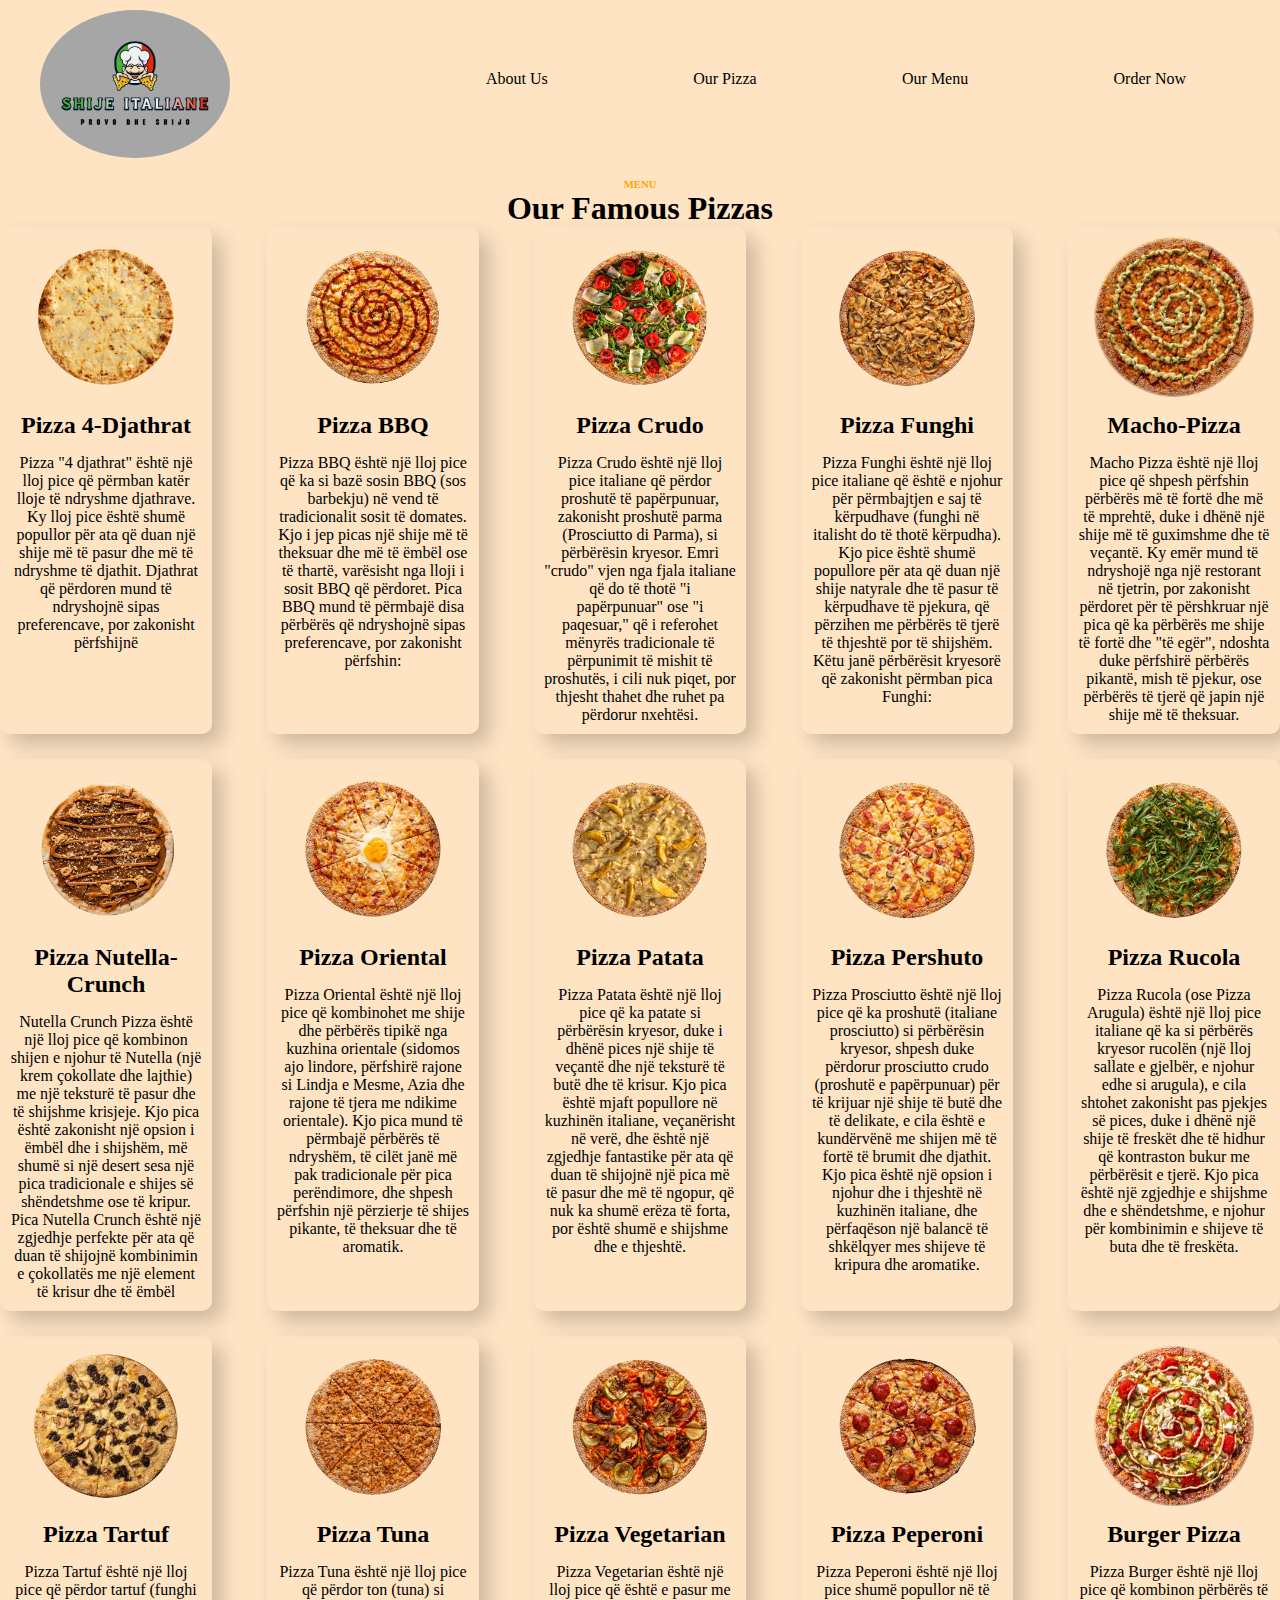
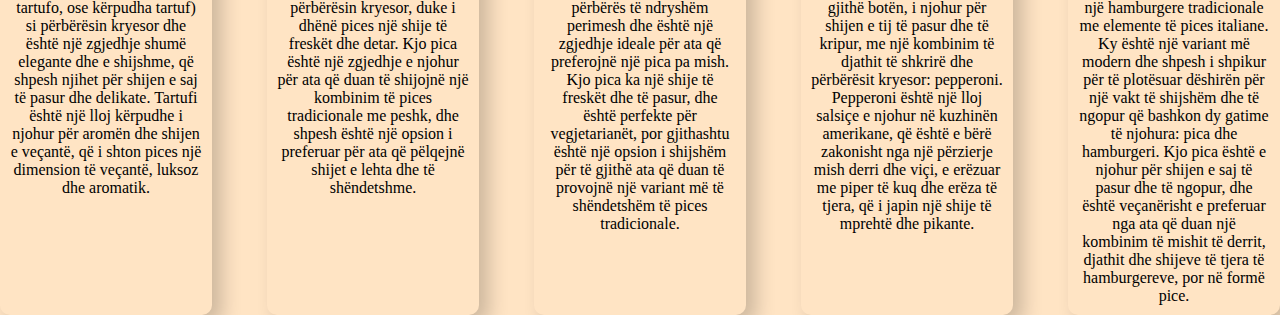
<file: index.html>
<!DOCTYPE html>
<html lang="en">
<head>
    <meta charset="UTF-8">
    <meta name="viewport" content="width=device-width, initial-scale=1.0">
    <title>Document</title>
    <link rel="stylesheet" href="./styles/index.css">
</head>
<body>
<header class="faqja1">
    <img class="Logo" src="./images/logo.PNG" alt="">
 <nav>
    <a class="nav-links" href="./pages/About Us.html">About Us</a>
    <a class="nav-links" href="./pages/Our Pizza.html">Our Pizza</a>
    <a class="nav-links" href="./pages/Our Menu.html">Our Menu</a>
    <a class="nav-links" href="./pages/Order Now.html">Order Now</a>
</header>
</nav>
<header class="pizzatekst">
    <h6 class="teksti4">MENU</h6>
    <h1 class="teksti5">Our Famous Pizzas</h1>
        <div class="items">
            <div class="pizza">
                <img class="Foto" src="images/4-djathrat-.webp" alt="">
                <h2 class="Products">Pizza 4-Djathrat</h2>
                <p>
                    Pizza "4 djathrat" është një lloj pice që përmban katër lloje të ndryshme djathrave. Ky lloj pice është shumë popullor për ata që duan një shije më të pasur dhe më të ndryshme të djathit. Djathrat që përdoren mund të ndryshojnë sipas preferencave, por zakonisht përfshijnë</p>
            </div>
            <div class="pizza">
                <img class="Foto" src="images/BBQ.webp" alt="">
                <h2 class="Products">Pizza BBQ</h2>
                <p>
                    Pizza BBQ është një lloj pice që ka si bazë sosin BBQ (sos barbekju) në vend të tradicionalit sosit të domates. Kjo i jep picas një shije më të theksuar dhe më të ëmbël ose të thartë, varësisht nga lloji i sosit BBQ që përdoret. Pica BBQ mund të përmbajë disa përbërës që ndryshojnë sipas preferencave, por zakonisht përfshin:</p>
            </div>
            <div class="pizza">
                <img class="Foto" src="images/crudo-copy.webp" alt="">
                <h2 class="Products">Pizza Crudo</h2>
                <p>Pizza Crudo është një lloj pice italiane që përdor proshutë të papërpunuar, zakonisht proshutë parma (Prosciutto di Parma), si përbërësin kryesor. Emri "crudo" vjen nga fjala italiane që do të thotë "i papërpunuar" ose "i paqesuar," që i referohet mënyrës tradicionale të përpunimit të mishit të proshutës, i cili nuk piqet, por thjesht thahet dhe ruhet pa përdorur nxehtësi.</p>
            </div>
            <div class="pizza">
                <img class="Foto" src="images/Funghi.webp" alt="">
                <h2 class="Products">Pizza Funghi</h2>
                <p>
                    Pizza Funghi është një lloj pice italiane që është e njohur për përmbajtjen e saj të kërpudhave (funghi në italisht do të thotë kërpudha). Kjo pice është shumë popullore për ata që duan një shije natyrale dhe të pasur të kërpudhave të pjekura, që përzihen me përbërës të tjerë të thjeshtë por të shijshëm. Këtu janë përbërësit kryesorë që zakonisht përmban pica Funghi:</p>
            </div>
            <div class="pizza">
                <img class="Foto" src="images/Macho-Pizza.webp" alt="">
                <h2 class="Products"> Macho-Pizza</h2>
                <p>Macho Pizza është një lloj pice që shpesh përfshin përbërës më të fortë dhe më të mprehtë, duke i dhënë një shije më të guximshme dhe të veçantë. Ky emër mund të ndryshojë nga një restorant në tjetrin, por zakonisht përdoret për të përshkruar një pica që ka përbërës me shije të fortë dhe "të egër", ndoshta duke përfshirë përbërës pikantë, mish të pjekur, ose përbërës të tjerë që japin një shije më të theksuar.</p>
            </div>
            <div class="pizza">
                <img class="Foto" src="images/Nutella-Crunch.webp" alt="">
                <h2 class="Products">Pizza Nutella-Crunch</h2>
                <p>
                    Nutella Crunch Pizza është një lloj pice që kombinon shijen e njohur të Nutella (një krem çokollate dhe lajthie) me një teksturë të pasur dhe të shijshme krisjeje. Kjo pica është zakonisht një opsion i ëmbël dhe i shijshëm, më shumë si një desert sesa një pica tradicionale e shijes së shëndetshme ose të kripur. Pica Nutella Crunch është një zgjedhje perfekte për ata që duan të shijojnë kombinimin e çokollatës me një element të krisur dhe të ëmbël</p>
            </div>
            <div class="pizza">
                <img class="Foto" src="images/Oriental.webp" alt="">
                <h2 class="Products">Pizza Oriental</h2>
                <p>Pizza Oriental është një lloj pice që kombinohet me shije dhe përbërës tipikë nga kuzhina orientale (sidomos ajo lindore, përfshirë rajone si Lindja e Mesme, Azia dhe rajone të tjera me ndikime orientale). Kjo pica mund të përmbajë përbërës të ndryshëm, të cilët janë më pak tradicionale për pica perëndimore, dhe shpesh përfshin një përzierje të shijes pikante, të theksuar dhe të aromatik.</p>
            </div>
            <div class="pizza">
                <img class="Foto" src="images/Patata-copy.webp" alt="">
                <h2 class="Products">Pizza Patata</h2>
                <p>Pizza Patata është një lloj pice që ka patate si përbërësin kryesor, duke i dhënë pices një shije të veçantë dhe një teksturë të butë dhe të krisur. Kjo pica është mjaft popullore në kuzhinën italiane, veçanërisht në verë, dhe është një zgjedhje fantastike për ata që duan të shijojnë një pica më të pasur dhe më të ngopur, që nuk ka shumë erëza të forta, por është shumë e shijshme dhe e thjeshtë.</p>
            </div>
            <div class="pizza">
                <img class="Foto" src="images/Pershuto.webp" alt="">
                <h2 class="Products">Pizza Pershuto</h2>
                <p>Pizza Prosciutto është një lloj pice që ka proshutë (italiane prosciutto) si përbërësin kryesor, shpesh duke përdorur prosciutto crudo (proshutë e papërpunuar) për të krijuar një shije të butë dhe të delikate, e cila është e kundërvënë me shijen më të fortë të brumit dhe djathit. Kjo pica është një opsion i njohur dhe i thjeshtë në kuzhinën italiane, dhe përfaqëson një balancë të shkëlqyer mes shijeve të kripura dhe aromatike.</p>
            </div>
            <div class="pizza">
                <img class="Foto" src="images/Ruccola-.webp" alt="">
                <h2 class="Ruccola">Pizza Rucola</h2>
                <p>Pizza Rucola (ose Pizza Arugula) është një lloj pice italiane që ka si përbërës kryesor rucolën (një lloj sallate e gjelbër, e njohur edhe si arugula), e cila shtohet zakonisht pas pjekjes së pices, duke i dhënë një shije të freskët dhe të hidhur që kontraston bukur me përbërësit e tjerë. Kjo pica është një zgjedhje e shijshme dhe e shëndetshme, e njohur për kombinimin e shijeve të buta dhe të freskëta.</p>
            </div>
            <div class="pizza">
                <img class="Foto" src="images/Tartuf.webp" alt="">
                <h2 class="Products">Pizza Tartuf</h2>
                <p>Pizza Tartuf është një lloj pice që përdor tartuf (funghi tartufo, ose kërpudha tartuf) si përbërësin kryesor dhe është një zgjedhje shumë elegante dhe e shijshme, që shpesh njihet për shijen e saj të pasur dhe delikate. Tartufi është një lloj kërpudhe i njohur për aromën dhe shijen e veçantë, që i shton pices një dimension të veçantë, luksoz dhe aromatik.</p>
            </div>
            <div class="pizza">
                <img class="Foto" src="images/Tuna.webp" alt="">
                <h2 class="Products">Pizza Tuna</h2>
                <p>Pizza Tuna është një lloj pice që përdor ton (tuna) si përbërësin kryesor, duke i dhënë pices një shije të freskët dhe detar. Kjo pica është një zgjedhje e njohur për ata që duan të shijojnë një kombinim të pices tradicionale me peshk, dhe shpesh është një opsion i preferuar për ata që pëlqejnë shijet e lehta dhe të shëndetshme.</p>
            </div>
            <div class="pizza">
                <img class="Foto" src="images/Vegetarian.webp" alt="">
                <h2 class="Products">Pizza Vegetarian</h2>
                <p>Pizza Vegetarian është një lloj pice që është e pasur me përbërës të ndryshëm perimesh dhe është një zgjedhje ideale për ata që preferojnë një pica pa mish. Kjo pica ka një shije të freskët dhe të pasur, dhe është perfekte për vegjetarianët, por gjithashtu është një opsion i shijshëm për të gjithë ata që duan të provojnë një variant më të shëndetshëm të pices tradicionale.</p>
            </div>
            <div class="pizza">
                <img class="Foto" src="./images/Peperoni.webp" alt="">
                <h2 class="Products">Pizza Peperoni</h2>
                <p>
                    Pizza Peperoni është një lloj pice shumë popullor në të gjithë botën, i njohur për shijen e tij të pasur dhe të kripur, me një kombinim të djathit të shkrirë dhe përbërësit kryesor: pepperoni. Pepperoni është një lloj salsiçe e njohur në kuzhinën amerikane, që është e bërë zakonisht nga një përzierje mish derri dhe viçi, e erëzuar me piper të kuq dhe erëza të tjera, që i japin një shije të mprehtë dhe pikante.</p>
            </div>
            <div class="pizza">
                <img class="Foto" src="./images/Burger-Pizza (1).webp" alt="">
                <h2 class="Products"> Burger Pizza</h2>
                <p>Pizza Burger është një lloj pice që kombinon përbërës të një hamburgere tradicionale me elemente të pices italiane. Ky është një variant më modern dhe shpesh i shpikur për të plotësuar dëshirën për një vakt të shijshëm dhe të ngopur që bashkon dy gatime të njohura: pica dhe hamburgeri. Kjo pica është e njohur për shijen e saj të pasur dhe të ngopur, dhe është veçanërisht e preferuar nga ata që duan një kombinim të mishit të derrit, djathit dhe shijeve të tjera të hamburgereve, por në formë pice.</p>
            </div>
        </div>
</header>
</body>
</html>
</file>
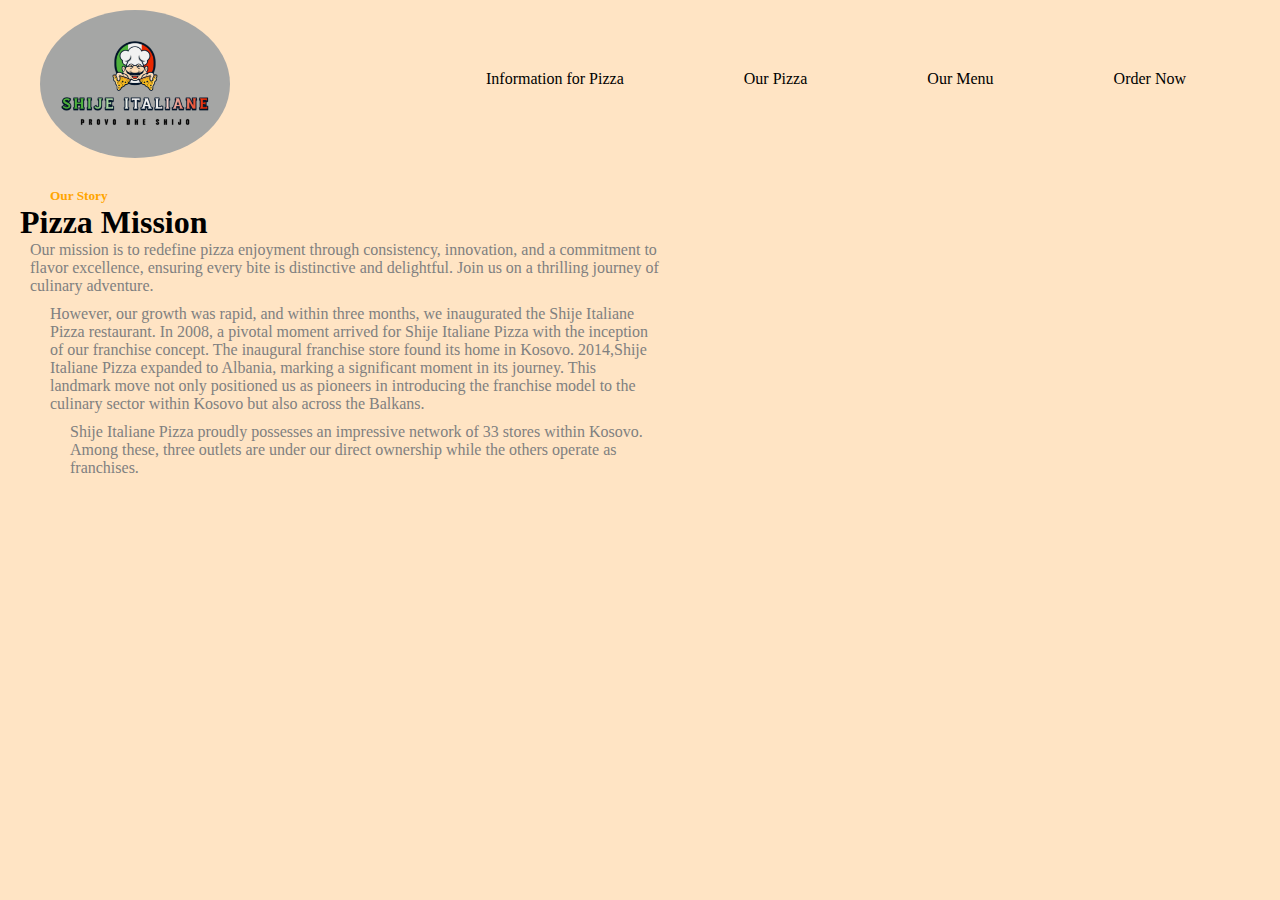
<file: pages/About Us.html>
<!DOCTYPE html>
<html lang="en">
<head>
    <meta charset="UTF-8">
    <meta name="viewport" content="width=device-width, initial-scale=1.0">
    <title>Document</title>
    <link rel="stylesheet" href="../styles/About Us.css">
</head>
<body>
    <header class="faqja2">
        <img class="Logo" src="../images/logo.PNG" alt="">
     <nav>
        <a class="nav-links" href="../index.html">Information for Pizza</a>
        <a class="nav-links" href="../pages/Our Pizza.html">Our Pizza</a>
        <a class="nav-links" href="../pages/Our Menu.html">Our Menu</a>
        <a class="nav-links" href="../pages/Order Now.html">Order Now</a>
    </header>
    </nav>
    <header class="Bardh">
        <div class="story">
        <h5 class="ourstory">Our Story</h5>
        <h1 class="pizzamission">Pizza Mission</h1>
        <p class="paragraf">Our mission is to redefine pizza enjoyment through consistency, innovation, and a commitment to flavor excellence, ensuring every bite is distinctive and delightful. Join us on a thrilling journey of culinary adventure.</p>
        <p class="paragrafi">However, our growth was rapid, and within three months, we inaugurated the Shije Italiane Pizza restaurant.

            In 2008, a pivotal moment arrived for Shije Italiane Pizza with the inception of our franchise concept. The inaugural franchise store found its home in Kosovo. 2014,Shije Italiane Pizza expanded to Albania, marking a significant moment in its journey. This landmark move not only positioned us as pioneers in introducing the franchise model to the culinary sector within Kosovo but also across the Balkans.</p>
            <p class="paragrafi1">Shije Italiane Pizza proudly possesses an impressive network of 33 stores within Kosovo. Among these, three outlets are under our direct ownership while the others operate as franchises.</p>
    </div>
    <div class="lokacioni"></div>
        <iframe src="https://www.google.com/maps/embed?pb=!1m18!1m12!1m3!1d2933.970756566502!2d21.159527134466742!3d42.66197509423268!2m3!1f0!2f0!3f0!3m2!1i1024!2i768!4f13.1!3m3!1m2!1s0x13549f70aaa530df%3A0x8bcbc0502bb42f67!2sProper%20Pizza!5e0!3m2!1sen!2s!4v1734017961438!5m2!1sen!2s" width="600" height="450" style="border:0;" allowfullscreen="" loading="lazy" referrerpolicy="no-referrer-when-downgrade"></iframe></div>
    </header>

    
</body>
</html>
</file>
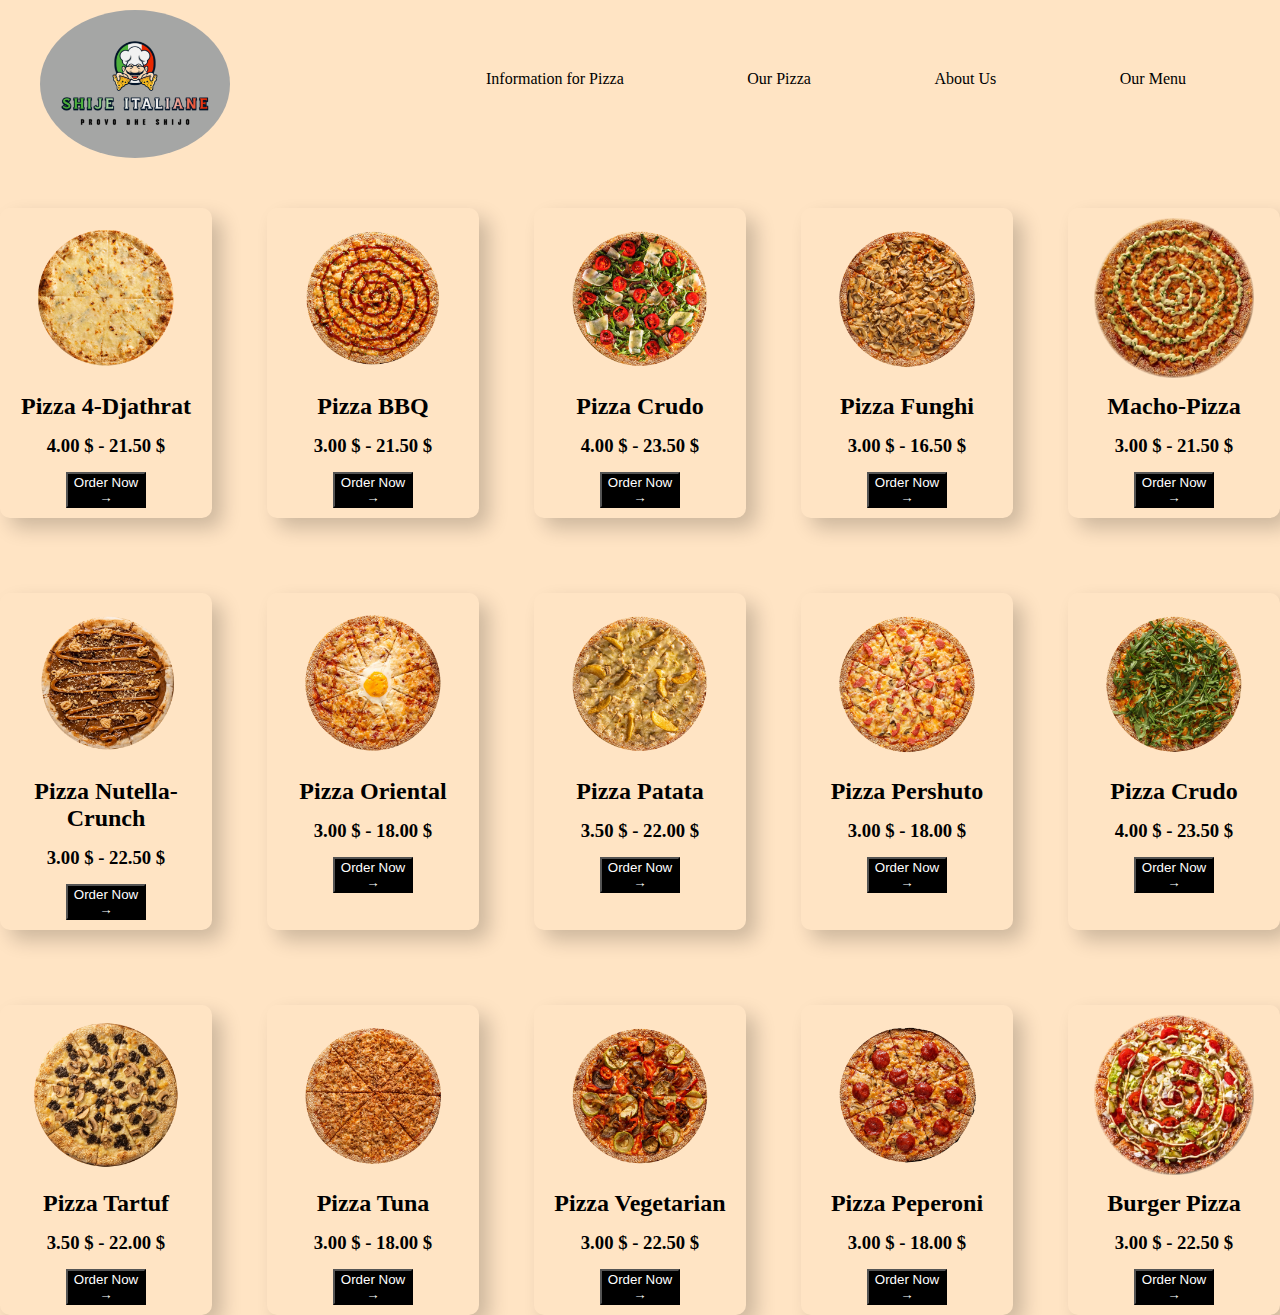
<file: pages/Order Now.html>
<!DOCTYPE html>
<html lang="en">
<head>
    <meta charset="UTF-8">
    <meta name="viewport" content="width=device-width, initial-scale=1.0">
    <title>Document</title>
    <link rel="stylesheet" href="../styles/Order Now.css">
</head>
<body>
    <header class="faqja4">
        <img class="Logo" src="../images/logo.PNG" alt="">
     <nav>
        <a class="nav-links" href="../index.html">Information for Pizza</a>
        <a class="nav-links" href="../pages/Our Pizza.html">Our Pizza</a>
        <a class="nav-links" href="../pages/About Us.html">About Us</a>
        <a class="nav-links" href="../pages/Our Menu.html">Our Menu</a>
    </header>
    </nav>
    <div class="items">
        <div class="pizza">
            <img class="Foto" src="../images/4-djathrat-.webp" alt="">
            <h2 class="Products">Pizza 4-Djathrat</h2>
            <h3>4.00 $ - 21.50 $</h3>
            <button class="Buy">Order Now <p>&rarr;</p></button>
        </div>
        <div class="pizza">
            <img class="Foto" src="../images/BBQ.webp" alt="">
            <h2 class="Products">Pizza BBQ</h2>
            <h3>3.00 $ - 21.50 $</h3>
            <button class="Buy">Order Now <p>&rarr;</p></button>
        </div>
        <div class="pizza">
            <img class="Foto" src="../images/crudo-copy.webp" alt="">
            <h2 class="Products">Pizza Crudo</h2>
            <h3>4.00 $ - 23.50 $</h3>
            <button class="Buy">Order Now <p>&rarr;</p></button>
        </div>
        <div class="pizza">
            <img class="Foto" src="../images/Funghi.webp" alt="">
            <h2 class="Products">Pizza Funghi</h2>
            <h3>3.00 $ - 16.50 $</h3>
            <button class="Buy">Order Now <p>&rarr;</p></button>
        </div>
        <div class="pizza">
            <img class="Foto" src="../images/Macho-Pizza.webp" alt="">
            <h2 class="Products"> Macho-Pizza</h2>
            <h3>3.00 $ - 21.50 $</h3>
            <button class="Buy">Order Now <p>&rarr;</p></button>
        </div>
        <div class="pizza">
            <img class="Foto" src="../images/Nutella-Crunch.webp" alt="">
            <h2 class="Products">Pizza Nutella-Crunch</h2>
            <h3>3.00 $ - 22.50 $</h3>
            <button class="Buy">Order Now <p>&rarr;</p></button>
        </div>
        <div class="pizza">
            <img class="Foto" src="../images/Oriental.webp" alt="">
            <h2 class="Products">Pizza Oriental</h2>
            <h3>3.00 $ - 18.00 $</h3>
            <button class="Buy">Order Now <p>&rarr;</p></button>
        </div>
        <div class="pizza">
            <img class="Foto" src="../images/Patata-copy.webp" alt="">
            <h2 class="Products">Pizza Patata</h2>
            <h3>3.50 $ - 22.00 $</h3>
            <button class="Buy">Order Now <p>&rarr;</p></button>
        </div>
        <div class="pizza">
            <img class="Foto" src="../images/Pershuto.webp" alt="">
            <h2 class="Products">Pizza Pershuto</h2>
            <h3>3.00 $ - 18.00 $</h3>
            <button class="Buy">Order Now <p>&rarr;</p></button>
        </div>
        <div class="pizza">
            <img class="Foto" src="../images/Ruccola-.webp" alt="">
            <h2 class="Ruccola">Pizza Crudo</h2>
            <h3>4.00 $ - 23.50 $</h3>
            <button class="Buy">Order Now <p>&rarr;</p></button>
        </div>
        <div class="pizza">
            <img class="Foto" src="../images/Tartuf.webp" alt="">
            <h2 class="Products">Pizza Tartuf</h2>
            <h3>3.50 $ - 22.00 $</h3>
            <button class="Buy">Order Now <p>&rarr;</p></button>
        </div>
        <div class="pizza">
            <img class="Foto" src="../images/Tuna.webp" alt="">
            <h2 class="Products">Pizza Tuna</h2>
            <h3>3.00 $ - 18.00 $</h3>
            <button class="Buy">Order Now <p>&rarr;</p></button>
        </div>
        <div class="pizza">
            <img class="Foto" src="../images/Vegetarian.webp" alt="">
            <h2 class="Products">Pizza Vegetarian</h2>
            <h3>3.00 $ - 22.50 $</h3>
            <button class="Buy">Order Now <p>&rarr;</p></button>
        </div>
        <div class="pizza">
            <img class="Foto" src="../images/Peperoni.webp" alt="">
            <h2 class="Products">Pizza Peperoni</h2>
            <h3>3.00 $ - 18.00 $</h3>
            <button class="Buy">Order Now <p>&rarr;</p></button>
        </div>
        <div class="pizza">
            <img class="Foto" src="../images/Burger-Pizza (1).webp" alt="">
            <h2 class="Products"> Burger Pizza</h2>
            <h3>3.00 $ - 22.50 $</h3>
            <button class="Buy">Order Now <p>&rarr;</p></button>
        </div>
    </div>
    
</body>
</html>
</file>
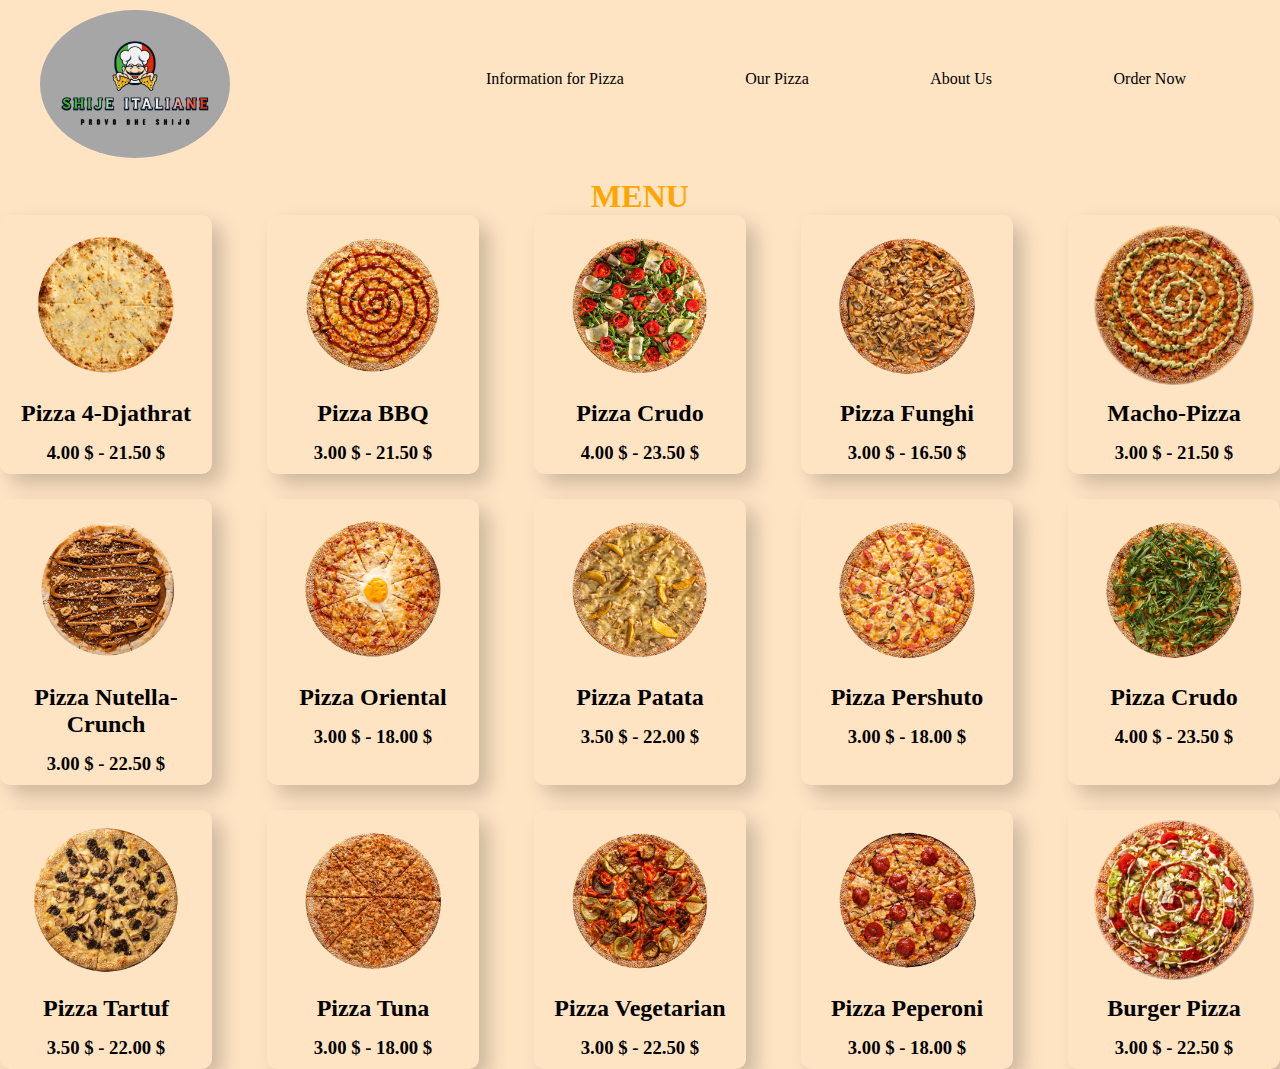
<file: pages/Our Menu.html>
<!DOCTYPE html>
<html lang="en">
<head>
    <meta charset="UTF-8">
    <meta name="viewport" content="width=device-width, initial-scale=1.0">
    <title>Document</title>
    <link rel="stylesheet" href="../styles/Our Menu.css">
</head>
<body>
    <header class="faqja3">
        <img class="Logo" src="../images/logo.PNG" alt="">
     <nav>
        <a class="nav-links" href="../index.html">Information for Pizza</a>
        <a class="nav-links" href="../pages/Our Pizza.html">Our Pizza</a>
        <a class="nav-links" href="../pages/About Us.html">About Us</a>
        <a class="nav-links" href="../pages/Order Now.html">Order Now</a>
    </header>
    </nav>
    <header class="pizzatekst">
        <h1 class="teksti4">MENU</h1>
            <div class="items">
                <div class="pizza">
                    <img class="Foto" src="../images/4-djathrat-.webp" alt="">
                    <h2 class="Products">Pizza 4-Djathrat</h2>
                    <h3>4.00 $ - 21.50 $</h3>
                </div>
                <div class="pizza">
                    <img class="Foto" src="../images/BBQ.webp" alt="">
                    <h2 class="Products">Pizza BBQ</h2>
                    <h3>3.00 $ - 21.50 $</h3>
                </div>
                <div class="pizza">
                    <img class="Foto" src="../images/crudo-copy.webp" alt="">
                    <h2 class="Products">Pizza Crudo</h2>
                    <h3>4.00 $ - 23.50 $</h3>
                </div>
                <div class="pizza">
                    <img class="Foto" src="../images/Funghi.webp" alt="">
                    <h2 class="Products">Pizza Funghi</h2>
                    <h3>3.00 $ - 16.50 $</h3>
                </div>
                <div class="pizza">
                    <img class="Foto" src="../images/Macho-Pizza.webp" alt="">
                    <h2 class="Products"> Macho-Pizza</h2>
                    <h3>3.00 $ - 21.50 $</h3>
                </div>
                <div class="pizza">
                    <img class="Foto" src="../images/Nutella-Crunch.webp" alt="">
                    <h2 class="Products">Pizza Nutella-Crunch</h2>
                    <h3>3.00 $ - 22.50 $</h3>
                </div>
                <div class="pizza">
                    <img class="Foto" src="../images/Oriental.webp" alt="">
                    <h2 class="Products">Pizza Oriental</h2>
                    <h3>3.00 $ - 18.00 $</h3>
                </div>
                <div class="pizza">
                    <img class="Foto" src="../images/Patata-copy.webp" alt="">
                    <h2 class="Products">Pizza Patata</h2>
                    <h3>3.50 $ - 22.00 $</h3>
                </div>
                <div class="pizza">
                    <img class="Foto" src="../images/Pershuto.webp" alt="">
                    <h2 class="Products">Pizza Pershuto</h2>
                    <h3>3.00 $ - 18.00 $</h3>
                </div>
                <div class="pizza">
                    <img class="Foto" src="../images/Ruccola-.webp" alt="">
                    <h2 class="Ruccola">Pizza Crudo</h2>
                    <h3>4.00 $ - 23.50 $</h3>
                </div>
                <div class="pizza">
                    <img class="Foto" src="../images/Tartuf.webp" alt="">
                    <h2 class="Products">Pizza Tartuf</h2>
                    <h3>3.50 $ - 22.00 $</h3>
                </div>
                <div class="pizza">
                    <img class="Foto" src="../images/Tuna.webp" alt="">
                    <h2 class="Products">Pizza Tuna</h2>
                    <h3>3.00 $ - 18.00 $</h3>
                </div>
                <div class="pizza">
                    <img class="Foto" src="../images/Vegetarian.webp" alt="">
                    <h2 class="Products">Pizza Vegetarian</h2>
                    <h3>3.00 $ - 22.50 $</h3>
                </div>
                <div class="pizza">
                    <img class="Foto" src="../images/Peperoni.webp" alt="">
                    <h2 class="Products">Pizza Peperoni</h2>
                    <h3>3.00 $ - 18.00 $</h3>
                </div>
                <div class="pizza">
                    <img class="Foto" src="../images/Burger-Pizza (1).webp" alt="">
                    <h2 class="Products"> Burger Pizza</h2>
                    <h3>3.00 $ - 22.50 $</h3>
                </div>
            </div>
    </header>
    
</body>
</html>
</file>
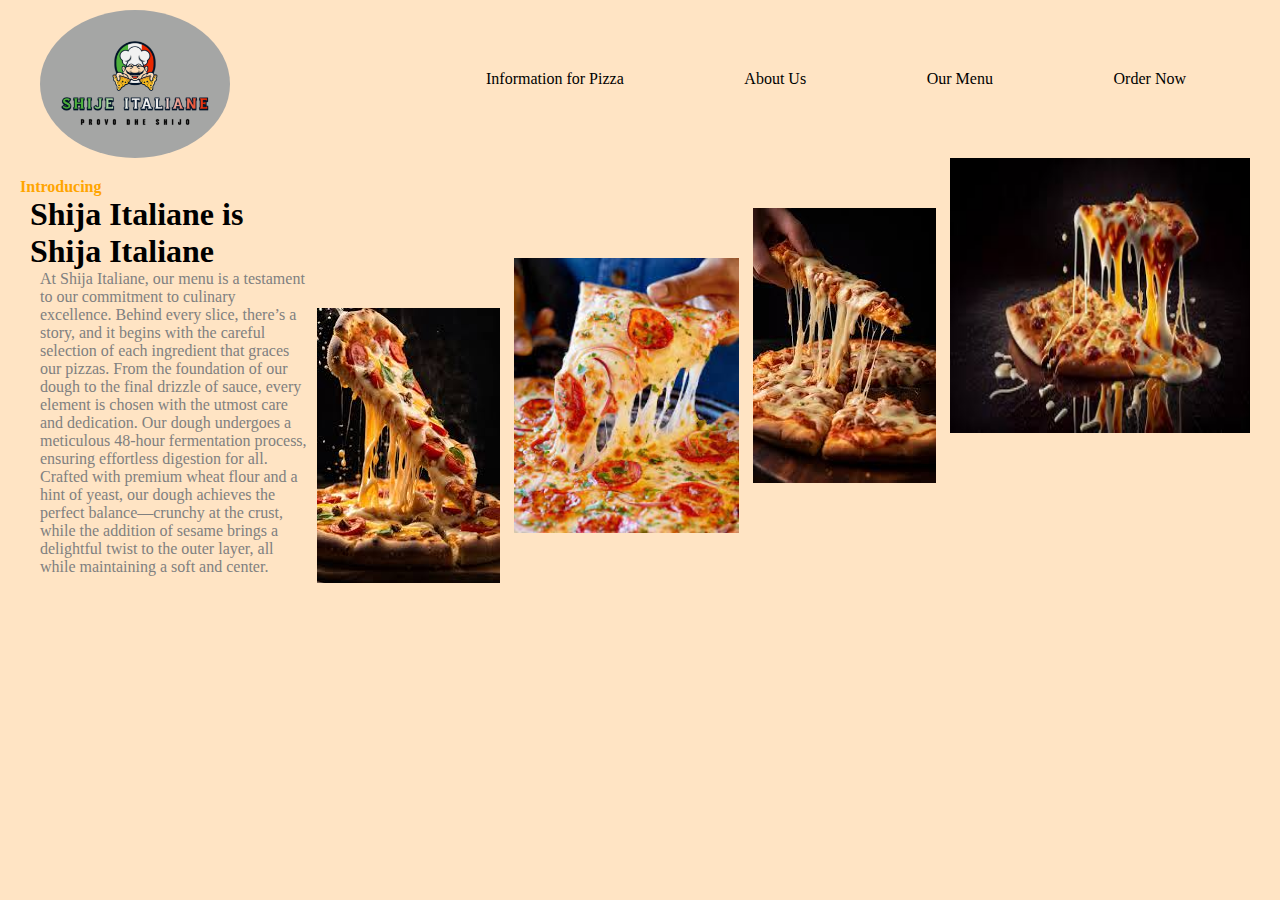
<file: pages/Our Pizza.html>
<!DOCTYPE html>
<html lang="en">
<head>
    <meta charset="UTF-8">
    <meta name="viewport" content="width=device-width, initial-scale=1.0">
    <title>Document</title>
    <link rel="stylesheet" href="../styles/Our Pizza.css">
</head>
<body>
    <header class="faqja5">
        <img class="Logo" src="../images/logo.PNG" alt="">
     <nav>
        <a class="nav-links" href="../index.html">Information for Pizza</a>
        <a class="nav-links" href="../pages/About Us.html">About Us</a>
        <a class="nav-links" href="../pages/Our Menu.html">Our Menu</a>
        <a class="nav-links" href="../pages/Order Now.html">Order Now</a>
    </header>
    </nav>
    <header class="Bardh">
    <div class="div1">
        <h4 class="h4">Introducing</h4>
        <h1 class="Shija">Shija Italiane is Shija Italiane</h1>
        <p class="paragraf">
            At Shija Italiane, our menu is a testament to our commitment to culinary excellence. Behind every slice, there’s a story, and it begins with the careful selection of each ingredient that graces our pizzas.
            From the foundation of our dough to the final drizzle of sauce, every element is chosen with the utmost care and dedication. Our dough undergoes a meticulous 48-hour fermentation process, ensuring effortless digestion for all. Crafted with premium wheat flour and a hint of yeast, our dough achieves the perfect balance—crunchy at the crust, while the addition of sesame brings a delightful twist to the outer layer, all while maintaining a soft and center.</p>
    </div>
    <div class="Foto">
        <img src="../images/download.jpg" alt="">
        <img class="foto1" src="../images/images.jpg" alt="">
        <img class="foto2" src="../images/images (1).jpg" alt="">
        <img class="foto3" src="../images/images (2).jpg" alt="">
    </div>
</header>
</body>
</html>
</file>
<file: styles/index.css>
*{
    margin: 0px;
}
.nav-links{
    text-decoration: none;
    color: black;
}
.Logo{
    width: 190px;
    border-radius: 50%;
    margin-left: 40px;
    margin-top: 10px;
}
.faqja1{
    display: flex;
    align-items: center;
}
nav{
    width: 700px;
    justify-content: space-between;
    display: flex;
    margin-left: 20%; 
}
.faqja2{
    background-image: url(../images/logo.PNG);
    background-size: cover;
    width: 1400px;
    height: 1000px;
    margin-top: 30px;
}
.teksti1{
    color: white;
    margin-left: 50px;
}
.teksti2{
    margin: 10px;
    margin-left: 50px;
    margin-top: 100px;
    color: white;
}
.teksti3{
    color: white;
    margin-top: 150px;
    margin-left: 50px;
}
.teksti4{
    color: orange;
}
.pizzatekst{
    text-align: center;
    margin-top: 20px;
}
.pizza{
    width: 15%;
    display: flex;
    align-items: center;
    flex-direction: column;
    gap: 15px;
    border-radius: 10px;
    padding: 10px;
    text-align: center;
    box-shadow: 10px 10px 20px rgba(0,0,0,0.2);
}
.Foto{
    width: 160px;
}
.items{
    display: flex;
    flex-wrap: wrap;
    gap: 25px;
    justify-content: space-between;
    
}
body{
    background-color: bisque;
    
}
@media (max-width: 600px) {
    .faqja1 {
        text-align: center;
    }
    }
    @media (max-width: 900px) {
        .faqja1{
            flex-direction: row;
            justify-content: space-between;
        }
        }
        @media (min-width: 901px) {
            .faqja1 {
                flex-direction: row;
            }
            }
</file>
<file: styles/About Us.css>
*{
    margin: 0px;
}
.nav-links{
    text-decoration: none;
    color: black;
}
.Logo{
    width: 190px;
    border-radius: 50%;
    margin-left: 40px;
    margin-top: 10px;
}
.faqja2{
    display: flex;
    align-items: center;
}
nav{
    width: 700px;
    justify-content: space-between;
    display: flex;
    margin-left: 20%; 
}
.ourstory{
    color: orange;
    margin-left: 50px;
    margin-top: 30px;
}
.pizzamission{
    margin-left: 20px;
}
.story{
    flex: 1;
}
.Bardh{
    display: flex;
    gap: 10px;
    align-items: flex-start;
}
.paragraf{
    margin-left: 30px;
    gap: 10px;
    color: gray;
}
.paragrafi{
    margin-left: 50px;
    color: gray;
    margin-top: 10px;
}
.paragrafi1{
    margin-top: 10px;
    color: gray;
    margin-left: 70px;
}
body{
    background-color: bisque;
}
@media (max-width: 600px) {
    .faqja2 {
        text-align: center;
    }
    }
    @media (max-width: 900px) {
        .faqja2{
            flex-direction: row;
            justify-content: space-between;
        }
        }
        @media (min-width: 901px) {
            .faqja2 {
                flex-direction: row;
            }
            }
</file>
<file: styles/Order Now.css>
*{
    margin: 0px;
}
.nav-links{
    text-decoration: none;
    color: black;
}
.Logo{
    width: 190px;
    border-radius: 50%;
    margin-left: 40px;
    margin-top: 10px;
}
.faqja4{
    display: flex;
    align-items: center;
}
nav{
    width: 700px;
    justify-content: space-between;
    display: flex;
    margin-left: 20%; 
}
body{
    background-color: bisque;
}
.pizzatekst{
    text-align: center;
    margin-top: 20px;
}
.pizza{
    width: 15%;
    display: flex;
    align-items: center;
    flex-direction: column;
    gap: 15px;
    border-radius: 10px;
    padding: 10px;
    text-align: center;
    box-shadow: 10px 10px 20px rgba(0,0,0,0.2);
    margin-top: 50px;
}
.Foto{
    width: 160px;
  
}
.items{
    display: flex;
    flex-wrap: wrap;
    gap: 25px;
    justify-content: space-between;
}
button{
    background-color: black;
    color: white;
}
@media (max-width: 600px) {
    .faqja4 {
        text-align: center;
    }
    }
    @media (max-width: 900px) {
        .faqja4{
            flex-direction: row;
            justify-content: space-between;
        }
        }
        @media (min-width: 901px) {
            .faqja4 {
                flex-direction: row;
            }
            }
</file>
<file: styles/Our Menu.css>
*{
    margin: 0px;
}
.nav-links{
    text-decoration: none;
    color: black;
}
.Logo{
    width: 190px;
    border-radius: 50%;
    margin-left: 40px;
    margin-top: 10px;
}
.faqja3{
    display: flex;
    align-items: center;
}
nav{
    width: 700px;
    justify-content: space-between;
    display: flex;
    margin-left: 20%; 
}
.pizzatekst{
    text-align: center;
    margin-top: 20px;
}
.pizza{
    width: 15%;
    display: flex;
    align-items: center;
    flex-direction: column;
    gap: 15px;
    border-radius: 10px;
    padding: 10px;
    text-align: center;
    box-shadow: 10px 10px 20px rgba(0,0,0,0.2);
}
.Foto{
    width: 160px;
}
.items{
    display: flex;
    flex-wrap: wrap;
    gap: 25px;
    justify-content: space-between;
    
}
.teksti4{
    color: orange;
}
body{
    background-color: bisque;
}
@media (max-width: 600px) {
    .faqja3{
        text-align: center;
    }
    }
    @media (max-width: 900px) {
        .faqja3{
            flex-direction: row;
            justify-content: space-between;
        }
        }
        @media (min-width: 901px) {
            .faqja3{
                flex-direction: row;
            }
            }
</file>
<file: styles/Our Pizza.css>
body{
    background-color: bisque;
}
*{
    margin: 0px;
}
.nav-links{
    text-decoration: none;
    color: black;
}
.Logo{
    width: 190px;
    border-radius: 50%;
    margin-left: 40px;
    margin-top: 10px;
}
.faqja5{
    display: flex;
    align-items: center;
}
nav{
    width: 700px;
    justify-content: space-between;
    display: flex;
    margin-left: 20%; 
}
.h4{
    color: orange;
    margin-left: 20px;
    margin-top: 20px;
}
.paragraf{
    color: gray;
    margin-left: 40px;
}
.Shija{
    margin-left: 30px;
}
.Bardh{
    display: flex;
    gap: 10px;
    align-items: flex-start;
}
.div1{
    flex: 1;
}
.Foto{
    margin-right: 30px;
    margin-bottom: 100px;
}
.foto1{
    margin-left: 10px;
    height: 275px;
    margin-bottom: 50px;
}
.foto2{
    margin-left: 10px;
    margin-bottom: 100px;
}
.foto3{
    margin-left: 10px;
    height: 275px;
    width: 300px;
    margin-bottom: 150px;
}
@media (max-width: 600px) {
    .faqja5 {
        text-align: center;
    }
    }
    @media (max-width: 900px) {
        .faqja5{
            flex-direction: row;
            justify-content: space-between;
        }
        }
        @media (min-width: 901px) {
            .faqja5 {
                flex-direction: row;
            }
            }
</file>
